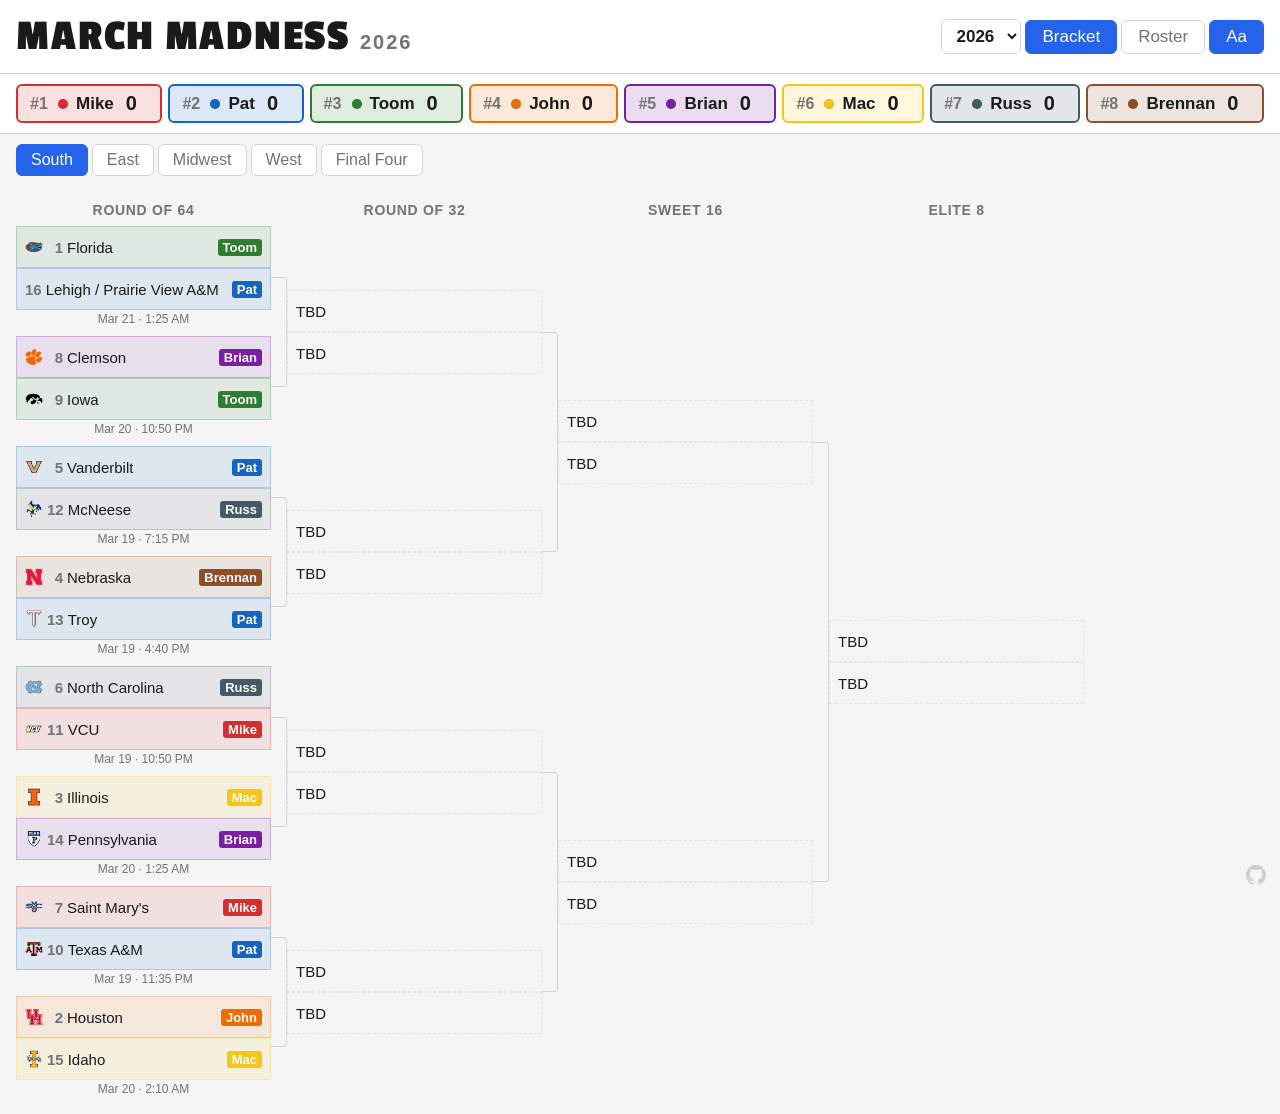
<file: index.html>
<!DOCTYPE html>
<html lang="en" class="zoomed">
<head>
  <meta charset="utf-8">
  <meta name="viewport" content="width=device-width, initial-scale=1">
  <meta http-equiv="Cache-Control" content="no-cache, no-store, must-revalidate">
  <meta http-equiv="Pragma" content="no-cache">
  <meta http-equiv="Expires" content="0">
  <title>March Madness</title>
  <script>if (localStorage.getItem('zoom') === '0') document.documentElement.classList.remove('zoomed');</script>
  <link rel="preconnect" href="https://fonts.googleapis.com">
  <link rel="preconnect" href="https://fonts.gstatic.com" crossorigin>
  <link rel="stylesheet" href="https://fonts.googleapis.com/css2?family=Passion+One:wght@700&display=swap">
  <link rel="stylesheet" href="css/style.css?v=__CACHE_BUST__">
</head>
<body>
  <header>
    <div class="title-block">
      <h1 class="title-text">March Madness</h1>
      <span id="title-year" class="title-year"></span>
    </div>
    <nav id="main-nav">
      <select id="year-select" title="Select year"></select>
      <button class="tab active" data-tab="bracket">Bracket</button>
      <button class="tab" data-tab="roster">Roster</button>
      <button id="zoom-toggle" class="tab" title="Toggle text size" onclick="(function(){var z=document.documentElement.classList.toggle('zoomed');localStorage.setItem('zoom',z?'1':'0');})()">Aa</button>
    </nav>
  </header>

  <div id="leaderboard"></div>

  <main>
    <section id="bracket-view">
      <div id="region-tabs"></div>
      <div id="bracket-container"></div>
    </section>

    <section id="roster-view" class="hidden"></section>
  </main>

  <div id="score-modal" class="modal hidden">
    <div class="modal-backdrop"></div>
    <div class="modal-content">
      <button class="modal-close">&times;</button>
      <div id="score-breakdown"></div>
    </div>
  </div>

  <a href="https://github.com/brennanpowers/march-madness" class="github-link" target="_blank" rel="noopener" title="View on GitHub">
    <svg width="20" height="20" viewBox="0 0 16 16" fill="currentColor"><path d="M8 0C3.58 0 0 3.58 0 8c0 3.54 2.29 6.53 5.47 7.59.4.07.55-.17.55-.38 0-.19-.01-.82-.01-1.49-2.01.37-2.53-.49-2.69-.94-.09-.23-.48-.94-.82-1.13-.28-.15-.68-.52-.01-.53.63-.01 1.08.58 1.23.82.72 1.21 1.87.87 2.33.66.07-.52.28-.87.51-1.07-1.78-.2-3.64-.89-3.64-3.95 0-.87.31-1.59.82-2.15-.08-.2-.36-1.02.08-2.12 0 0 .67-.21 2.2.82.64-.18 1.32-.27 2-.27s1.36.09 2 .27c1.53-1.04 2.2-.82 2.2-.82.44 1.1.16 1.92.08 2.12.51.56.82 1.27.82 2.15 0 3.07-1.87 3.75-3.65 3.95.29.25.54.73.54 1.48 0 1.07-.01 1.93-.01 2.2 0 .21.15.46.55.38A8.01 8.01 0 0 0 16 8c0-4.42-3.58-8-8-8z"/></svg>
  </a>

  <script src="js/espn.js?v=__CACHE_BUST__"></script>
  <script src="js/app.js?v=__CACHE_BUST__"></script>
  <script src="js/bracket.js?v=__CACHE_BUST__"></script>
  <script src="js/roster.js?v=__CACHE_BUST__"></script>
</body>
</html>
</file>
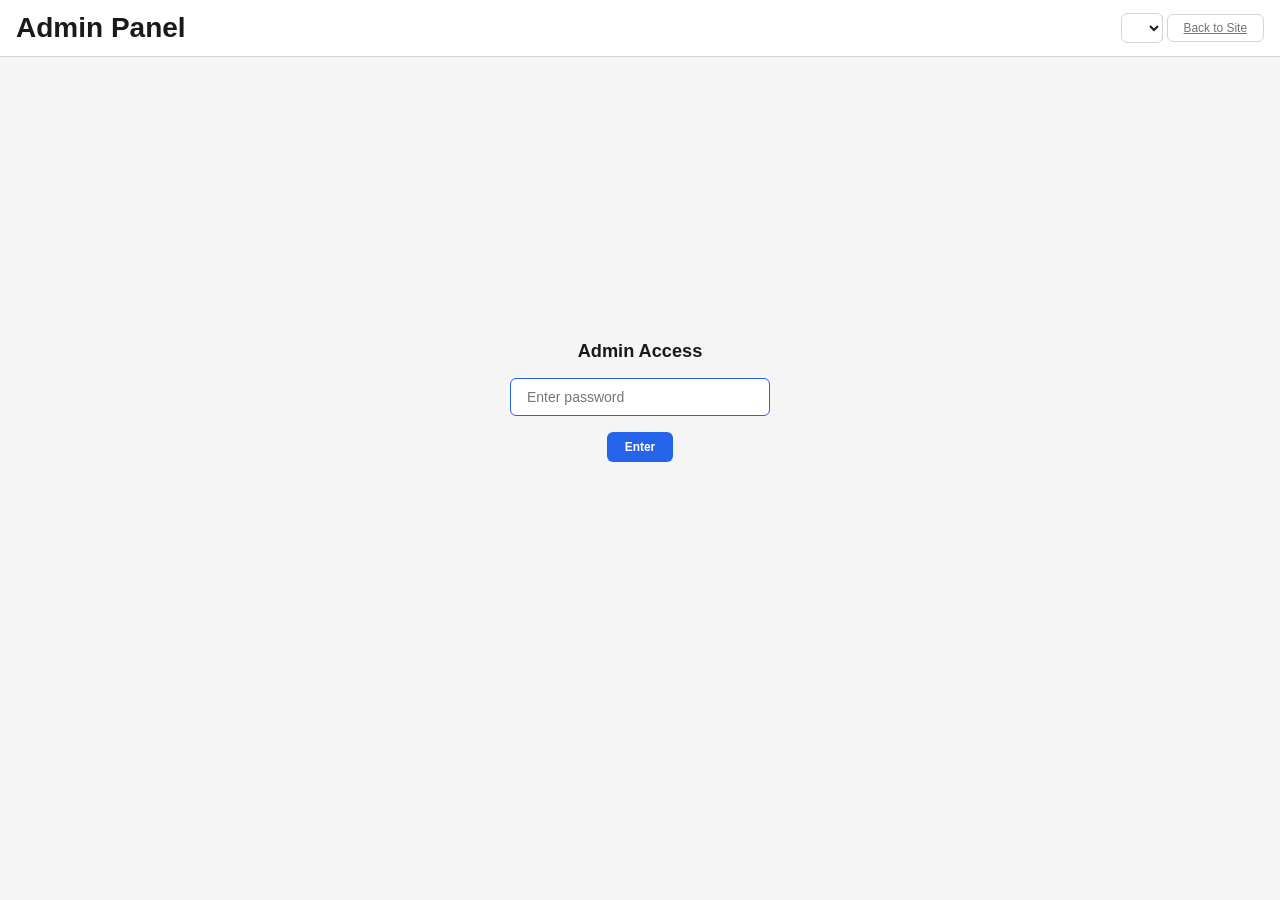
<file: admin.html>
<!DOCTYPE html>
<html lang="en">
<head>
  <meta charset="utf-8">
  <meta name="viewport" content="width=device-width, initial-scale=1">
  <meta http-equiv="Cache-Control" content="no-cache, no-store, must-revalidate">
  <meta http-equiv="Pragma" content="no-cache">
  <meta http-equiv="Expires" content="0">
  <title>Admin - March Madness</title>
  <link rel="stylesheet" href="css/style.css?v=__CACHE_BUST__">
  <style>
    /* ── Admin-Specific Styles ── */
    body { padding-bottom: 60px; }

    #auth-gate {
      display: flex;
      align-items: center;
      justify-content: center;
      min-height: 80vh;
      flex-direction: column;
      gap: 16px;
    }
    #auth-gate h2 { font-size: 1.3rem; }
    #auth-gate input {
      background: var(--surface);
      border: 1px solid var(--border);
      color: var(--text);
      padding: 10px 16px;
      border-radius: 6px;
      font-size: 1rem;
      width: 260px;
    }
    #auth-gate input:focus { outline: none; border-color: var(--accent); }
    #auth-gate .error { color: var(--lose); font-size: 0.85rem; min-height: 1.2em; }

    .admin-btn {
      background: var(--accent);
      color: #fff;
      border: none;
      border-radius: 6px;
      padding: 8px 18px;
      font-size: 0.85rem;
      font-weight: 600;
      cursor: pointer;
      transition: opacity 0.15s;
    }
    .admin-btn:hover { opacity: 0.85; }
    .admin-btn.secondary {
      background: var(--surface);
      border: 1px solid var(--border);
      color: var(--text);
    }
    .admin-btn.secondary:hover { border-color: var(--text-dim); }

    #admin-app { display: none; }

    .admin-section {
      background: var(--surface);
      border: 1px solid var(--border);
      border-radius: 8px;
      margin: 16px;
      overflow: hidden;
    }
    .admin-section-header {
      display: flex;
      align-items: center;
      justify-content: space-between;
      padding: 12px 16px;
      border-bottom: 1px solid var(--border);
      cursor: pointer;
      user-select: none;
    }
    .admin-section-header:hover { background: rgba(255,255,255,0.03); }
    .admin-section-header h2 {
      font-size: 1rem;
      font-weight: 600;
    }
    .admin-section-header .toggle-icon {
      color: var(--text-dim);
      font-size: 0.85rem;
      transition: transform 0.2s;
    }
    .admin-section-header.collapsed .toggle-icon {
      transform: rotate(-90deg);
    }
    .admin-section-body {
      padding: 16px;
    }
    .admin-section-body.collapsed {
      display: none;
    }

    /* Player Editor */
    .player-grid {
      display: grid;
      grid-template-columns: repeat(auto-fill, minmax(340px, 1fr));
      gap: 10px;
    }

    /* Draft Roster */
    .draft-stats {
      display: flex;
      flex-wrap: wrap;
      gap: 8px;
      margin-bottom: 14px;
      padding: 10px 12px;
      background: var(--bg);
      border-radius: 6px;
      border: 1px solid var(--border);
    }
    .draft-stat {
      display: flex;
      align-items: center;
      gap: 6px;
      font-size: 0.8rem;
      font-weight: 600;
    }
    .draft-stat .pip {
      width: 10px;
      height: 10px;
      border-radius: 50%;
      flex-shrink: 0;
    }
    .draft-stat .count {
      color: var(--text-dim);
      font-weight: 400;
    }
    .draft-stat .count.full { color: var(--win); }
    .draft-stat .count.over { color: var(--lose); }

    .region-draft-section {
      margin-bottom: 16px;
    }
    .region-draft-section:last-child { margin-bottom: 0; }
    .region-draft-title {
      font-size: 0.9rem;
      font-weight: 700;
      margin-bottom: 8px;
      color: var(--accent);
    }

    .team-draft-grid {
      display: grid;
      grid-template-columns: repeat(auto-fill, minmax(340px, 1fr));
      gap: 6px;
    }
    .team-draft-row {
      display: flex;
      align-items: center;
      gap: 8px;
      padding: 6px 10px;
      background: var(--bg);
      border: 1px solid var(--border);
      border-radius: 6px;
      font-size: 0.8rem;
      transition: border-color 0.15s;
    }
    .team-draft-row img {
      width: 28px;
      height: 28px;
      object-fit: contain;
      flex-shrink: 0;
    }
    .team-draft-row .seed {
      font-weight: 700;
      color: var(--text-dim);
      min-width: 20px;
      text-align: right;
    }
    .team-draft-row .team-name {
      font-weight: 500;
      flex: 1;
      white-space: nowrap;
      overflow: hidden;
      text-overflow: ellipsis;
    }
    .team-draft-row select {
      background: var(--surface);
      border: 1px solid var(--border);
      color: var(--text);
      padding: 4px 8px;
      border-radius: 4px;
      font-size: 0.8rem;
      cursor: pointer;
      min-width: 120px;
    }
    .team-draft-row select:focus { outline: none; border-color: var(--accent); }

    /* Player team input / typeahead */
    .player-row-wrap {
      display: flex;
      flex-direction: column;
      gap: 4px;
      padding: 8px 12px;
      background: var(--bg);
      border: 1px solid var(--border);
      border-radius: 6px;
    }
    .player-row-top {
      display: flex;
      align-items: center;
      gap: 10px;
    }
    .player-row-top label {
      font-size: 0.75rem;
      color: var(--text-dim);
      min-width: 20px;
    }
    .player-row-top input[type="text"] {
      background: var(--surface);
      border: 1px solid var(--border);
      color: var(--text);
      padding: 6px 10px;
      border-radius: 4px;
      font-size: 0.85rem;
      min-width: 0;
      width: 120px;
    }
    .player-row-top input[type="text"]:focus { outline: none; border-color: var(--accent); }
    .player-row-top input[type="color"] {
      width: 36px;
      height: 30px;
      border: 1px solid var(--border);
      border-radius: 4px;
      cursor: pointer;
      background: none;
      padding: 2px;
    }
    .team-input-wrap {
      position: relative;
      flex: 1;
      min-width: 0;
    }
    .team-input-wrap input {
      width: 100%;
      background: var(--surface);
      border: 1px solid var(--border);
      color: var(--text);
      padding: 6px 10px;
      border-radius: 4px;
      font-size: 0.8rem;
    }
    .team-input-wrap input:focus { outline: none; border-color: var(--accent); }
    .team-input-wrap input::placeholder { color: var(--text-dim); }
    .typeahead-list {
      position: absolute;
      top: 100%;
      left: 0;
      right: 0;
      background: var(--surface);
      border: 1px solid var(--border);
      border-radius: 0 0 6px 6px;
      max-height: 180px;
      overflow-y: auto;
      z-index: 20;
      display: none;
      box-shadow: 0 4px 12px rgba(0,0,0,0.12);
    }
    .typeahead-list.open { display: block; }
    .typeahead-item {
      display: flex;
      align-items: center;
      gap: 6px;
      padding: 5px 10px;
      font-size: 0.8rem;
      cursor: pointer;
    }
    .typeahead-item:hover, .typeahead-item.active { background: rgba(0,0,0,0.05); }
    .typeahead-item img { width: 20px; height: 20px; object-fit: contain; }
    .typeahead-item .seed { font-weight: 700; color: var(--text-dim); min-width: 16px; text-align: right; }
    .player-teams-summary {
      font-size: 0.7rem;
      color: var(--text-dim);
      padding: 0 2px;
      line-height: 1.4;
      word-break: break-word;
    }
    .player-teams-summary span { white-space: nowrap; }
    .clear-player-btn {
      background: none;
      border: none;
      color: var(--text-dim);
      font-size: 1rem;
      cursor: pointer;
      padding: 2px 4px;
      line-height: 1;
      opacity: 0.4;
      transition: opacity 0.15s, color 0.15s;
    }
    .clear-player-btn:hover { opacity: 1; color: #d32f2f; }
    .clear-all-btn {
      background: none;
      border: 1px solid var(--border);
      color: var(--text-dim);
      font-size: 0.65rem;
      padding: 3px 8px;
      border-radius: 4px;
      cursor: pointer;
      opacity: 0.6;
      transition: opacity 0.15s, color 0.15s, border-color 0.15s;
    }
    .clear-all-btn:hover { opacity: 1; color: #d32f2f; border-color: #d32f2f; }

    /* Final Four Matchups */
    .ff-matchups-editor {
      display: flex;
      flex-wrap: wrap;
      gap: 16px;
    }
    .ff-matchup-pair {
      background: var(--bg);
      border: 1px solid var(--border);
      border-radius: 6px;
      padding: 12px 16px;
      flex: 1;
      min-width: 240px;
    }
    .ff-matchup-pair h3 {
      font-size: 0.8rem;
      color: var(--text-dim);
      margin-bottom: 10px;
      text-transform: uppercase;
    }
    .ff-matchup-pair select {
      background: var(--surface);
      border: 1px solid var(--border);
      color: var(--text);
      padding: 6px 10px;
      border-radius: 4px;
      font-size: 0.85rem;
      width: 100%;
      margin-bottom: 6px;
      cursor: pointer;
    }
    .ff-matchup-pair select:focus { outline: none; border-color: var(--accent); }
    .ff-vs {
      text-align: center;
      color: var(--text-dim);
      font-size: 0.75rem;
      font-weight: 700;
      padding: 2px 0;
    }

    /* Export */
    .export-area {
      display: flex;
      flex-direction: column;
      gap: 12px;
    }
    .export-area textarea {
      background: var(--bg);
      border: 1px solid var(--border);
      color: var(--text);
      font-family: 'SF Mono', 'Fira Code', 'Cascadia Code', monospace;
      font-size: 0.75rem;
      padding: 12px;
      border-radius: 6px;
      resize: vertical;
      min-height: 200px;
      max-height: 60vh;
    }
    .export-area textarea:focus { outline: none; border-color: var(--accent); }
    .export-buttons {
      display: flex;
      gap: 8px;
      flex-wrap: wrap;
    }

    /* Status bar */
    #status-bar {
      position: fixed;
      bottom: 0;
      left: 0;
      right: 0;
      background: var(--surface);
      border-top: 1px solid var(--border);
      padding: 10px 16px;
      display: flex;
      align-items: center;
      justify-content: space-between;
      z-index: 50;
    }
    #status-bar .status-text {
      font-size: 0.8rem;
      color: var(--text-dim);
    }
    #status-bar .status-text.success { color: #2e7d32; }
    #snapshot-select {
      background: var(--surface);
      border: 1px solid var(--border);
      color: var(--text);
      padding: 4px 8px;
      border-radius: 4px;
      font-size: 0.8rem;
      cursor: pointer;
      max-width: 180px;
    }

    @media (max-width: 600px) {
      .admin-section { margin: 10px; }
      .admin-section-body { padding: 12px; }
      .player-grid { grid-template-columns: 1fr; }
      .team-draft-grid { grid-template-columns: 1fr; }
      .first-four-grid { grid-template-columns: 1fr; }
    }
  </style>
</head>
<body>
  <header>
    <h1>Admin Panel</h1>
    <nav id="main-nav">
      <select id="year-select" title="Select year"></select>
      <a href="index.html" class="tab">Back to Site</a>
      <button class="tab" id="logout-btn" style="display:none;">Logout</button>
    </nav>
  </header>

  <!-- Auth Gate -->
  <div id="auth-gate">
    <h2>Admin Access</h2>
    <input type="password" id="password-input" placeholder="Enter password" autofocus>
    <button class="admin-btn" id="auth-submit">Enter</button>
    <div class="error" id="auth-error"></div>
  </div>

  <!-- Admin App (hidden until authed) -->
  <div id="admin-app">

    <!-- Players Section -->
    <div class="admin-section">
      <div class="admin-section-header" data-section="players">
        <h2>Players</h2>
        <div style="display:flex;align-items:center;gap:8px">
          <button class="clear-all-btn" id="clear-all-teams">Clear All Rosters</button>
          <span class="toggle-icon">&#9660;</span>
        </div>
      </div>
      <div class="admin-section-body" id="players-body">
        <div class="player-grid" id="player-grid"></div>
      </div>
    </div>

    <!-- Draft Roster Section -->
    <div class="admin-section">
      <div class="admin-section-header" data-section="draft">
        <h2>Draft Roster</h2>
        <span class="toggle-icon">&#9660;</span>
      </div>
      <div class="admin-section-body" id="draft-body">
        <div class="draft-stats" id="draft-stats"></div>
        <div id="draft-regions"></div>
      </div>
    </div>

    <!-- Final Four Matchups Section -->
    <div class="admin-section">
      <div class="admin-section-header" data-section="finalfour">
        <h2>Final Four Matchups</h2>
        <span class="toggle-icon">&#9660;</span>
      </div>
      <div class="admin-section-body" id="finalfour-body">
        <div class="ff-matchups-editor" id="ff-matchups-editor"></div>
      </div>
    </div>

    <!-- Export Section -->
    <div class="admin-section">
      <div class="admin-section-header" data-section="export">
        <h2>Export JSON</h2>
        <span class="toggle-icon">&#9660;</span>
      </div>
      <div class="admin-section-body" id="export-body">
        <div class="export-area">
          <div class="export-buttons">
            <button class="admin-btn" id="generate-btn">Generate JSON</button>
            <button class="admin-btn secondary" id="copy-btn" disabled>Copy to Clipboard</button>
            <button class="admin-btn secondary" id="download-btn" disabled>Download .json</button>
          </div>
          <textarea id="export-textarea" readonly placeholder="Click 'Generate JSON' to preview the output..."></textarea>
        </div>
      </div>
    </div>
  </div>

  <!-- Status Bar -->
  <div id="status-bar" style="display:none;">
    <span class="status-text" id="status-text">Ready</span>
    <div style="display:flex;gap:6px;align-items:center">
      <select id="snapshot-select" title="Load snapshot">
        <option value="">Snapshots...</option>
      </select>
      <button class="admin-btn secondary" id="save-snapshot-btn">Save Snapshot</button>
      <button class="admin-btn" id="generate-btn-bar">Generate JSON</button>
    </div>
  </div>

  <script>
    /* ── Utilities ── */

    function cacheBust(url) {
      const sep = url.includes('?') ? '&' : '?';
      return `${url}${sep}_=${Math.floor(Date.now() / 60000)}`;
    }

    /* ── Constants ── */
    const ADMIN_PASSWORD = 'marchmadness';
    const STORAGE_KEY = 'mm_admin_authed';
    const REGION_NAMES = ['South', 'East', 'Midwest', 'West'];

    let DATA = null;

    /* ── Auth ── */

    function checkAuth() {
      return localStorage.getItem(STORAGE_KEY) === 'true';
    }

    function authenticate(password) {
      if (password === ADMIN_PASSWORD) {
        localStorage.setItem(STORAGE_KEY, 'true');
        return true;
      }
      return false;
    }

    function logout() {
      localStorage.removeItem(STORAGE_KEY);
      location.reload();
    }

    function showApp() {
      document.getElementById('auth-gate').style.display = 'none';
      document.getElementById('admin-app').style.display = 'block';
      document.getElementById('status-bar').style.display = 'flex';
      document.getElementById('logout-btn').style.display = '';
      loadAndRender();
    }

    document.getElementById('auth-submit').addEventListener('click', function() {
      const pw = document.getElementById('password-input').value;
      if (authenticate(pw)) {
        showApp();
      } else {
        document.getElementById('auth-error').textContent = 'Incorrect password.';
      }
    });

    document.getElementById('password-input').addEventListener('keydown', function(e) {
      if (e.key === 'Enter') document.getElementById('auth-submit').click();
    });

    document.getElementById('logout-btn').addEventListener('click', logout);

    /* ── Data Loading ── */

    async function loadAndRender() {
      let years;
      try {
        const yResp = await fetch(cacheBust('data/years.json'));
        years = await yResp.json();
      } catch(e) { years = [2026]; }
      years.sort(function(a, b) { return b - a; });

      const paramYear = new URLSearchParams(window.location.search).get('year');
      const currentYear = paramYear ? parseInt(paramYear, 10) : new Date().getFullYear();

      const sel = document.getElementById('year-select');
      sel.innerHTML = years.map(function(y) {
        return '<option value="' + y + '"' + (y === currentYear ? ' selected' : '') + '>' + y + '</option>';
      }).join('');
      sel.addEventListener('change', function() {
        const url = new URL(window.location);
        url.searchParams.set('year', sel.value);
        window.location = url;
      });

      const resp = await fetch(cacheBust('data/' + currentYear + '.json'));
      DATA = await resp.json();
      renderAll();
    }

    function renderAll() {
      renderPlayers();
      renderDraft();
      renderFinalFourMatchups();
      clearExport();
      refreshSnapshotSelect();
    }

    /* ── Clear All Rosters ── */

    document.getElementById('clear-all-teams').addEventListener('click', function(e) {
      e.stopPropagation(); // don't toggle the section collapse
      if (!confirm('Clear ALL rosters for every player?')) return;
      for (const rn of Object.keys(DATA.regions)) {
        for (const t of DATA.regions[rn]) {
          t.owner = null;
        }
      }
      renderPlayers();
      renderDraft();
      setStatus('Cleared all rosters', true);
    });

    /* ── Section Collapse ── */

    document.querySelectorAll('.admin-section-header').forEach(function(header) {
      header.addEventListener('click', function() {
        const body = header.nextElementSibling;
        header.classList.toggle('collapsed');
        body.classList.toggle('collapsed');
      });
    });

    /* ── Players Editor with Typeahead ── */

    function getAllTeams() {
      const teams = [];
      for (const rn of Object.keys(DATA.regions)) {
        for (const t of DATA.regions[rn]) {
          teams.push({ name: t.name, seed: t.seed, region: rn, espnId: t.espnId, ref: t });
        }
      }
      return teams;
    }

    function getPlayerTeams(playerName) {
      const teams = [];
      for (const rn of Object.keys(DATA.regions)) {
        for (const t of DATA.regions[rn]) {
          if (t.owner === playerName) teams.push(t.name);
        }
      }
      return teams;
    }

    function renderPlayers() {
      const grid = document.getElementById('player-grid');
      grid.innerHTML = DATA.players.map(function(p, i) {
        const teams = getPlayerTeams(p.name);
        const summary = teams.length ? teams.join(', ') : '';
        const clearBtn = teams.length
          ? '<button class="clear-player-btn" data-idx="' + i + '" title="Clear all teams for ' + escapeAttr(p.name) + '">&times;</button>'
          : '';
        return '<div class="player-row-wrap">' +
          '<div class="player-row-top">' +
            '<label>' + (i + 1) + '</label>' +
            '<input type="color" value="' + p.color + '" data-idx="' + i + '" class="player-color">' +
            '<input type="text" value="' + escapeAttr(p.name) + '" data-idx="' + i + '" class="player-name" placeholder="Name" style="width:100px">' +
            '<div class="team-input-wrap">' +
              '<input type="text" class="team-search" data-idx="' + i + '" placeholder="Add team...">' +
              '<div class="typeahead-list" data-idx="' + i + '"></div>' +
            '</div>' +
            clearBtn +
          '</div>' +
          '<div class="player-teams-summary" data-idx="' + i + '">' + escapeHtml(summary) + '</div>' +
        '</div>';
      }).join('');

      // Name change
      grid.querySelectorAll('.player-name').forEach(function(input) {
        input.addEventListener('change', function(e) {
          const idx = +e.target.dataset.idx;
          const oldName = DATA.players[idx].name;
          const newName = e.target.value.trim() || ('Player ' + (idx + 1));
          DATA.players[idx].name = newName;
          e.target.value = newName;
          for (const rn of Object.keys(DATA.regions)) {
            for (const team of DATA.regions[rn]) {
              if (team.owner === oldName) team.owner = newName;
            }
          }
          renderDraft();
          renderPlayers();
        });
      });

      // Color change
      grid.querySelectorAll('.player-color').forEach(function(input) {
        input.addEventListener('input', function(e) {
          DATA.players[+e.target.dataset.idx].color = e.target.value;
          renderDraft();
        });
      });

      // Clear player teams
      grid.querySelectorAll('.clear-player-btn').forEach(function(btn) {
        btn.addEventListener('click', function(e) {
          const idx = +e.target.dataset.idx;
          const name = DATA.players[idx].name;
          if (!confirm('Clear all teams for ' + name + '?')) return;
          for (const rn of Object.keys(DATA.regions)) {
            for (const t of DATA.regions[rn]) {
              if (t.owner === name) t.owner = null;
            }
          }
          renderPlayers();
          renderDraft();
          setStatus('Cleared all teams for ' + name, true);
        });
      });

      // Typeahead
      grid.querySelectorAll('.team-search').forEach(function(input) {
        const idx = +input.dataset.idx;
        const list = grid.querySelector('.typeahead-list[data-idx="' + idx + '"]');
        let activeIndex = -1;

        input.addEventListener('input', function() {
          const query = input.value.toLowerCase().trim();
          if (!query) { list.classList.remove('open'); return; }
          const allTeams = getAllTeams();
          const matches = allTeams.filter(function(t) {
            return t.name.toLowerCase().includes(query) && !t.ref.owner;
          }).slice(0, 8);
          if (!matches.length) { list.classList.remove('open'); return; }
          activeIndex = -1;
          list.innerHTML = matches.map(function(t, mi) {
            const logo = t.espnId ? '<img src="img/logos/' + t.espnId + '.png" alt="">' : '';
            return '<div class="typeahead-item" data-team-name="' + escapeAttr(t.name) + '" data-region="' + escapeAttr(t.region) + '" data-seed="' + t.seed + '">' +
              logo + '<span class="seed">' + t.seed + '</span> ' + escapeHtml(t.name) +
              '<span style="color:var(--text-dim);font-size:0.7rem;margin-left:auto">' + t.region + '</span>' +
            '</div>';
          }).join('');
          list.classList.add('open');

          list.querySelectorAll('.typeahead-item').forEach(function(item) {
            item.addEventListener('mousedown', function(e) {
              e.preventDefault();
              assignTeam(idx, item.dataset.teamName, item.dataset.region, +item.dataset.seed);
              const refocused = document.querySelector('.team-search[data-idx="' + idx + '"]');
              if (refocused) refocused.focus();
            });
          });
        });

        input.addEventListener('keydown', function(e) {
          const items = list.querySelectorAll('.typeahead-item');
          if (!items.length) return;
          if (e.key === 'ArrowDown') {
            e.preventDefault();
            activeIndex = Math.min(activeIndex + 1, items.length - 1);
            items.forEach(function(it, i) { it.classList.toggle('active', i === activeIndex); });
          } else if (e.key === 'ArrowUp') {
            e.preventDefault();
            activeIndex = Math.max(activeIndex - 1, 0);
            items.forEach(function(it, i) { it.classList.toggle('active', i === activeIndex); });
          } else if (e.key === 'Enter') {
            e.preventDefault();
            const sel = activeIndex >= 0 ? items[activeIndex] : items[0];
            if (sel) {
              assignTeam(idx, sel.dataset.teamName, sel.dataset.region, +sel.dataset.seed);
              const refocused = document.querySelector('.team-search[data-idx="' + idx + '"]');
              if (refocused) refocused.focus();
            }
          } else if (e.key === 'Escape') {
            list.classList.remove('open');
          }
        });

        input.addEventListener('blur', function() {
          setTimeout(function() { list.classList.remove('open'); }, 150);
        });
      });
    }

    function assignTeam(playerIdx, teamName, regionName, seed) {
      const playerName = DATA.players[playerIdx].name;
      const team = DATA.regions[regionName].find(function(t) {
        return t.name === teamName && t.seed === seed;
      });
      if (team) {
        team.owner = playerName;
        renderPlayers();
        renderDraft();
        setStatus('Assigned ' + teamName + ' to ' + playerName, true);
      }
    }

    /* ── Draft Roster Editor ── */

    function getOwnerCounts() {
      const counts = {};
      DATA.players.forEach(function(p) { counts[p.name] = 0; });
      for (const rn of Object.keys(DATA.regions)) {
        for (const t of DATA.regions[rn]) {
          if (t.owner && counts[t.owner] !== undefined) {
            counts[t.owner]++;
          }
        }
      }
      return counts;
    }

    function getPlayerColor(name) {
      const p = DATA.players.find(function(pl) { return pl.name === name; });
      return p ? p.color : 'transparent';
    }

    function renderDraftStats() {
      const counts = getOwnerCounts();
      const container = document.getElementById('draft-stats');
      container.innerHTML = DATA.players.map(function(p) {
        const count = counts[p.name] || 0;
        let cls = 'count';
        if (count === 8) cls += ' full';
        else if (count > 8) cls += ' over';
        return '<div class="draft-stat">' +
          '<span class="pip" style="background:' + p.color + '"></span>' +
          '<span>' + escapeHtml(p.name) + '</span>' +
          '<span class="' + cls + '">' + count + '/8</span>' +
        '</div>';
      }).join('');
    }

    function renderDraft() {
      renderDraftStats();
      const container = document.getElementById('draft-regions');
      container.innerHTML = '';

      for (const regionName of REGION_NAMES) {
        const teams = DATA.regions[regionName];
        if (!teams) continue;

        const section = document.createElement('div');
        section.className = 'region-draft-section';

        const title = document.createElement('div');
        title.className = 'region-draft-title';
        title.textContent = regionName;
        section.appendChild(title);

        const grid = document.createElement('div');
        grid.className = 'team-draft-grid';

        const sorted = teams.slice().sort(function(a, b) { return a.seed - b.seed; });

        for (const team of sorted) {
          const row = document.createElement('div');
          row.className = 'team-draft-row';
          if (team.owner) {
            row.style.borderColor = getPlayerColor(team.owner);
            row.style.borderLeftWidth = '3px';
          }

          const logoSrc = team.espnId
            ? 'img/logos/' + team.espnId + '.png'
            : '';

          const options = DATA.players.map(function(p) {
            return '<option value="' + escapeAttr(p.name) + '" ' + (team.owner === p.name ? 'selected' : '') + '>' + escapeHtml(p.name) + '</option>';
          }).join('');

          row.innerHTML =
            (logoSrc ? '<img src="' + logoSrc + '" alt="">' : '<div style="width:28px;height:28px;"></div>') +
            '<span class="seed">' + team.seed + '</span>' +
            '<span class="team-name">' + escapeHtml(team.name) + '</span>' +
            '<select data-region="' + escapeAttr(regionName) + '" data-seed="' + team.seed + '" data-first-four="' + team.firstFour + '">' +
              '<option value="">Unassigned</option>' +
              options +
            '</select>';

          grid.appendChild(row);
        }

        section.appendChild(grid);
        container.appendChild(section);
      }

      // Bind select changes
      container.querySelectorAll('select').forEach(function(sel) {
        sel.addEventListener('change', function(e) {
          const region = e.target.dataset.region;
          const seed = +e.target.dataset.seed;
          const isFirstFour = e.target.dataset.firstFour === 'true';
          const team = DATA.regions[region].find(function(t) {
            return t.seed === seed && t.firstFour === isFirstFour;
          });
          if (team) {
            team.owner = e.target.value || null;
            renderDraft();
            renderPlayers();
          }
        });
      });
    }

    /* ── Final Four Matchups Editor ── */

    function renderFinalFourMatchups() {
      const container = document.getElementById('ff-matchups-editor');
      container.innerHTML = DATA.finalFourMatchups.map(function(pair, i) {
        return '<div class="ff-matchup-pair">' +
          '<h3>Semifinal ' + (i + 1) + '</h3>' +
          '<select data-matchup="' + i + '" data-slot="0">' +
            REGION_NAMES.map(function(r) {
              return '<option value="' + r + '" ' + (pair[0] === r ? 'selected' : '') + '>' + r + '</option>';
            }).join('') +
          '</select>' +
          '<div class="ff-vs">vs</div>' +
          '<select data-matchup="' + i + '" data-slot="1">' +
            REGION_NAMES.map(function(r) {
              return '<option value="' + r + '" ' + (pair[1] === r ? 'selected' : '') + '>' + r + '</option>';
            }).join('') +
          '</select>' +
        '</div>';
      }).join('');

      container.querySelectorAll('select').forEach(function(sel) {
        sel.addEventListener('change', function(e) {
          const matchup = +e.target.dataset.matchup;
          const slot = +e.target.dataset.slot;
          DATA.finalFourMatchups[matchup][slot] = e.target.value;
        });
      });
    }

    /* ── Snapshots ── */

    function snapshotKey() {
      return 'mm_snapshots_' + (DATA ? DATA.year : '0');
    }

    function getSnapshots() {
      try {
        return JSON.parse(localStorage.getItem(snapshotKey())) || [];
      } catch(e) { return []; }
    }

    function saveSnapshots(snapshots) {
      localStorage.setItem(snapshotKey(), JSON.stringify(snapshots));
    }

    function refreshSnapshotSelect() {
      const sel = document.getElementById('snapshot-select');
      const snapshots = getSnapshots();
      sel.innerHTML = '<option value="">Snapshots (' + snapshots.length + ')...</option>' +
        snapshots.map(function(s, i) {
          return '<option value="' + i + '">' + escapeHtml(s.name) + '</option>';
        }).join('');
    }

    document.getElementById('save-snapshot-btn').addEventListener('click', function() {
      const name = prompt('Snapshot name:', 'Snapshot ' + new Date().toLocaleString());
      if (!name) return;
      const snapshots = getSnapshots();
      snapshots.push({
        name: name,
        date: new Date().toISOString(),
        data: JSON.parse(JSON.stringify(DATA)),
      });
      saveSnapshots(snapshots);
      refreshSnapshotSelect();
      setStatus('Saved snapshot: ' + name, true);
    });

    document.getElementById('snapshot-select').addEventListener('change', function(e) {
      const idx = e.target.value;
      if (idx === '') return;
      const snapshots = getSnapshots();
      const snap = snapshots[+idx];
      if (!snap) return;
      if (!confirm('Load snapshot "' + snap.name + '"? This will replace your current work.')) {
        e.target.value = '';
        return;
      }
      DATA = JSON.parse(JSON.stringify(snap.data));
      renderAll();
      e.target.value = '';
      setStatus('Loaded snapshot: ' + snap.name, true);
    });

    /* ── Export ── */

    function buildExportJSON() {
      return JSON.stringify(DATA, null, 2);
    }

    function clearExport() {
      document.getElementById('export-textarea').value = '';
      document.getElementById('copy-btn').disabled = true;
      document.getElementById('download-btn').disabled = true;
    }

    document.getElementById('generate-btn').addEventListener('click', generateExport);
    document.getElementById('generate-btn-bar').addEventListener('click', generateExport);

    function generateExport() {
      const json = buildExportJSON();
      const textarea = document.getElementById('export-textarea');
      textarea.value = json;
      document.getElementById('copy-btn').disabled = false;
      document.getElementById('download-btn').disabled = false;
      setStatus('JSON generated.', true);

      // Scroll export section into view
      document.getElementById('export-body').scrollIntoView({ behavior: 'smooth', block: 'center' });
    }

    document.getElementById('copy-btn').addEventListener('click', function() {
      const textarea = document.getElementById('export-textarea');
      navigator.clipboard.writeText(textarea.value).then(function() {
        setStatus('Copied to clipboard!', true);
      }).catch(function() {
        textarea.select();
        document.execCommand('copy');
        setStatus('Copied to clipboard!', true);
      });
    });

    document.getElementById('download-btn').addEventListener('click', function() {
      const json = document.getElementById('export-textarea').value;
      if (!json) return;
      const year = DATA.year || 2026;
      const blob = new Blob([json], { type: 'application/json' });
      const url = URL.createObjectURL(blob);
      const a = document.createElement('a');
      a.href = url;
      a.download = year + '.json';
      document.body.appendChild(a);
      a.click();
      document.body.removeChild(a);
      URL.revokeObjectURL(url);
      setStatus('Downloaded ' + year + '.json', true);
    });

    /* ── Status Bar ── */

    let statusTimeout = null;
    function setStatus(msg, success) {
      const el = document.getElementById('status-text');
      el.textContent = msg;
      el.className = 'status-text' + (success ? ' success' : '');
      if (statusTimeout) clearTimeout(statusTimeout);
      statusTimeout = setTimeout(function() {
        el.textContent = 'Ready';
        el.className = 'status-text';
      }, 3000);
    }

    /* ── Utilities ── */

    function escapeHtml(str) {
      if (!str) return '';
      return String(str).replace(/&/g, '&amp;').replace(/</g, '&lt;').replace(/>/g, '&gt;').replace(/"/g, '&quot;');
    }

    function escapeAttr(str) {
      if (!str) return '';
      return String(str).replace(/&/g, '&amp;').replace(/"/g, '&quot;').replace(/'/g, '&#39;');
    }

    /* ── Init ── */

    if (checkAuth()) {
      showApp();
    }
  </script>
</body>
</html>
</file>
<file: css/style.css>
/* ── Reset & Base ── */
*, *::before, *::after { box-sizing: border-box; margin: 0; padding: 0; }

:root {
  --bg: #f5f5f5;
  --surface: #ffffff;
  --border: #d4d4d4;
  --border-light: #e5e5e5;
  --text: #1a1a1a;
  --text-dim: #737373;
  --accent: #2563eb;
  --team-height: 30px;
}

html { font-size: 14px; }
html.zoomed { font-size: 20px; --team-height: 42px; }
body {
  font-family: -apple-system, BlinkMacSystemFont, "Segoe UI", Helvetica, Arial, sans-serif;
  background: var(--bg);
  color: var(--text);
  min-height: 100dvh;
}

/* ── Header ── */
header {
  display: flex;
  align-items: center;
  justify-content: space-between;
  padding: 12px 16px;
  background: var(--surface);
  border-bottom: 1px solid var(--border);
  flex-wrap: wrap;
  gap: 8px;
}
.title-block {
  display: flex;
  align-items: baseline;
  gap: 10px;
}
.title-text {
  font-family: 'Passion One', 'Impact', 'Arial Black', sans-serif;
  font-size: 2.2rem;
  font-weight: 700;
  text-transform: uppercase;
  letter-spacing: 0.04em;
  color: var(--text);
  white-space: nowrap;
}
.title-year {
  font-size: 1rem;
  font-weight: 700;
  color: var(--text-dim);
  letter-spacing: 0.1em;
}
#main-nav { display: flex; gap: 4px; align-items: center; }
#year-select {
  background: var(--surface);
  color: var(--text);
  border: 1px solid var(--border);
  border-radius: 6px;
  padding: 6px 10px;
  font-size: 0.85rem;
  font-weight: 600;
  cursor: pointer;
  appearance: auto;
}
.tab {
  background: transparent;
  color: var(--text-dim);
  border: 1px solid var(--border);
  border-radius: 6px;
  padding: 6px 16px;
  cursor: pointer;
  font-size: 0.85rem;
  font-weight: 500;
  transition: all 0.15s;
}
.tab:hover { color: var(--text); border-color: var(--text-dim); }
.tab.active {
  background: var(--accent);
  color: #fff;
  border-color: var(--accent);
}

/* ── Leaderboard ── */
#leaderboard {
  display: flex;
  flex-wrap: wrap;
  gap: 6px;
  padding: 10px 16px;
  background: var(--surface);
  border-bottom: 1px solid var(--border);
}
.lb-card {
  flex: 1 1 auto;
  min-width: 0;
  display: flex;
  align-items: center;
  gap: 8px;
  padding: 6px 12px;
  border-radius: 6px;
  background: var(--bg);
  border: 1px solid var(--border);
  cursor: pointer;
  transition: border-color 0.15s, box-shadow 0.15s;
  white-space: nowrap;
}
.lb-card:hover { border-color: var(--accent); box-shadow: 0 1px 4px rgba(0,0,0,0.08); }
.lb-rank {
  font-weight: 700;
  font-size: 0.8rem;
  color: var(--text-dim);
  min-width: 20px;
}
.lb-name { font-weight: 600; font-size: 0.85rem; }
.lb-score {
  font-weight: 700;
  font-size: 1rem;
  margin-left: 4px;
}
.lb-pip {
  width: 10px;
  height: 10px;
  border-radius: 50%;
  flex-shrink: 0;
  border: 1px solid rgba(0,0,0,0.1);
}

/* ── Region Tabs ── */
#region-tabs {
  display: flex;
  gap: 4px;
  padding: 10px 16px;
  overflow-x: auto;
}
.region-tab {
  flex-shrink: 0;
  background: var(--surface);
  color: var(--text-dim);
  border: 1px solid var(--border);
  border-radius: 6px;
  padding: 6px 14px;
  cursor: pointer;
  font-size: 0.8rem;
  font-weight: 500;
  transition: all 0.15s;
}
.region-tab:hover { color: var(--text); border-color: var(--text-dim); }
.region-tab.active {
  background: var(--accent);
  color: #fff;
  border-color: var(--accent);
}

/* ── Bracket Layout ── */
#bracket-container {
  padding: 12px 16px;
  overflow-x: auto;
}
.bracket-region {
  display: flex;
  gap: 0;
  min-height: 540px;
}
html.zoomed .round { min-width: 255px; }

.round {
  display: flex;
  flex-direction: column;
  justify-content: space-around;
  min-width: 180px;
  flex-shrink: 0;
  position: relative;
}
.round-label {
  text-align: center;
  font-size: 0.7rem;
  font-weight: 600;
  color: var(--text-dim);
  text-transform: uppercase;
  letter-spacing: 0.05em;
  padding-bottom: 6px;
  position: absolute;
  top: -20px;
  left: 0;
  right: 0;
}

/* ── Matchup & Teams ── */
.matchup {
  position: relative;
  display: flex;
  flex-direction: column;
  margin: 4px 0;
}
.matchup-time {
  font-size: 0.6rem;
  color: var(--text-dim);
  text-align: center;
  padding: 2px 0;
  white-space: nowrap;
}
.team-slot {
  display: flex;
  align-items: center;
  gap: 4px;
  height: var(--team-height);
  padding: 0 8px;
  font-size: 0.75rem;
  border: 1px solid var(--border);
  background: var(--surface);
  white-space: nowrap;
  overflow: hidden;
  transition: opacity 0.15s;
}
.team-slot.winner {
  font-weight: 600;
}
.team-slot.loser {
  opacity: 0.5;
}
.team-slot.empty {
  border-style: dashed;
  border-color: var(--border-light);
  background: var(--bg);
}
.team-logo {
  width: 18px;
  height: 18px;
  object-fit: contain;
  flex-shrink: 0;
}
.seed {
  font-weight: 700;
  color: var(--text-dim);
  min-width: 16px;
  text-align: right;
}
.team-name {
  font-weight: 500;
  overflow: hidden;
  text-overflow: ellipsis;
  margin-right: auto;
}
.owner-tag {
  font-size: 0.65rem;
  font-weight: 700;
  padding: 1px 5px;
  border-radius: 3px;
  flex-shrink: 0;
}

/* ── Scores & Live ── */
.team-score {
  margin-left: auto;
  font-weight: 700;
  font-size: 0.8rem;
  min-width: 20px;
  text-align: right;
  flex-shrink: 0;
}
.team-score.live {
  color: #d32f2f;
}
.matchup.live {
  position: relative;
  border: 2px solid #d32f2f;
  border-radius: 4px;
  box-shadow: 0 0 8px rgba(211, 47, 47, 0.45);
  animation: live-glow 2s ease-in-out infinite;
  padding-left: 16px;
}
.matchup.live > .team-slot {
  border-left: none;
  border-right: none;
}
.matchup.live > .team-slot:first-child {
  border-top: none;
}
.matchup.live > .team-slot:last-of-type {
  border-bottom: none;
}
.matchup.live::before {
  content: 'LIVE';
  position: absolute;
  left: 0;
  top: 0;
  bottom: 0;
  width: 16px;
  background: #d32f2f;
  color: #fff;
  font-size: 0.5rem;
  font-weight: 800;
  letter-spacing: 0.05em;
  writing-mode: vertical-lr;
  text-orientation: mixed;
  display: flex;
  align-items: center;
  justify-content: center;
  border-radius: 2px 0 0 2px;
}
.team-slot.live {
  border-color: #d32f2f;
}
.matchup-time.live {
  color: #d32f2f;
  font-weight: 700;
}
@keyframes live-glow {
  0%, 100% { box-shadow: 0 0 8px rgba(211, 47, 47, 0.45); }
  50% { box-shadow: 0 0 16px rgba(211, 47, 47, 0.7); }
}

/* ── Roster Live ── */
.roster-team.live {
  background: rgba(211, 47, 47, 0.06);
}
.roster-live {
  font-size: 0.65rem;
  font-weight: 700;
  color: #fff;
  background: #d32f2f;
  padding: 1px 5px;
  border-radius: 3px;
  flex-shrink: 0;
  animation: live-pulse 2s ease-in-out infinite;
}
.roster-score-final {
  font-size: 0.75rem;
  font-weight: 600;
  color: var(--text-dim);
  flex-shrink: 0;
}

/* ── Bracket Connectors ── */
.connector-col {
  display: flex;
  flex-direction: column;
  justify-content: space-around;
  width: 16px;
  flex-shrink: 0;
}
.connector {
  position: relative;
  flex: 1;
  display: flex;
  align-items: center;
}
.connector::before {
  content: '';
  position: absolute;
  right: 0;
  top: 25%;
  bottom: 25%;
  width: 100%;
  border: 1px solid var(--border);
  border-left: none;
  border-radius: 0 4px 4px 0;
}

/* ── Final Four ── */
.final-four {
  display: flex;
  align-items: center;
  justify-content: center;
  gap: 0;
  padding: 30px 16px;
  min-height: 400px;
}
.ff-col {
  display: flex;
  flex-direction: column;
  align-items: center;
  justify-content: center;
}
.ff-center {
  gap: 16px;
}
.ff-connector {
  width: 24px;
  height: 60px;
  flex-shrink: 0;
  position: relative;
}
.ff-connector::before {
  content: '';
  position: absolute;
  top: 0;
  bottom: 0;
  width: 100%;
  border: 1px solid var(--border);
  border-radius: 4px;
}
.ff-label {
  font-size: 0.7rem;
  font-weight: 600;
  color: var(--text-dim);
  text-transform: uppercase;
  margin-bottom: 4px;
}
.championship-label {
  font-size: 0.8rem;
  font-weight: 700;
  color: var(--accent);
  text-transform: uppercase;
  margin-bottom: 4px;
}
.final-four .team-slot { min-width: 200px; }

/* ── Champion Display ── */
.champion-display {
  display: flex;
  flex-direction: column;
  align-items: center;
  gap: 6px;
  padding: 16px 24px;
  border: 2px solid var(--border);
  border-radius: 10px;
  background: var(--surface);
  text-align: center;
}
.champion-trophy {
  font-size: 2rem;
  line-height: 1;
}
.champion-logo {
  width: 48px;
  height: 48px;
  object-fit: contain;
}
.champion-name {
  font-family: 'Passion One', 'Impact', 'Arial Black', sans-serif;
  font-size: 1.4rem;
  font-weight: 700;
  text-transform: uppercase;
  letter-spacing: 0.03em;
}
.champion-seed {
  font-size: 0.8rem;
  font-weight: 600;
  color: var(--text-dim);
}
.champion-owner {
  font-size: 0.7rem;
  font-weight: 700;
  padding: 2px 10px;
  border-radius: 4px;
}

/* ── Roster View ── */
#roster-view {
  padding: 16px;
  display: grid;
  grid-template-columns: repeat(auto-fill, minmax(280px, 1fr));
  gap: 12px;
}
.roster-card {
  background: var(--surface);
  border: 1px solid var(--border);
  border-radius: 8px;
  overflow: hidden;
  box-shadow: 0 1px 3px rgba(0,0,0,0.06);
}
.roster-header {
  display: flex;
  align-items: center;
  justify-content: space-between;
  padding: 10px 12px;
  cursor: pointer;
  border-bottom: 1px solid var(--border-light);
}
.roster-header:hover { background: rgba(0,0,0,0.02); }
.roster-player-name {
  font-weight: 700;
  font-size: 1rem;
}
.roster-score {
  font-weight: 700;
  font-size: 1.1rem;
  color: var(--accent);
}
.roster-teams {
  list-style: none;
  padding: 4px 0;
}
.roster-team {
  display: flex;
  align-items: center;
  gap: 6px;
  padding: 4px 12px;
  font-size: 0.8rem;
}
.roster-team.eliminated {
  opacity: 0.5;
  text-decoration: line-through;
}
.roster-team.active { font-weight: 600; }
.roster-team .seed {
  min-width: 20px;
  text-align: right;
}
.roster-team-info {
  display: flex;
  flex-direction: column;
}
.roster-team .region-badge {
  font-size: 0.65rem;
  color: var(--text-dim);
  margin-left: auto;
}

/* ── Score Modal ── */
.modal { position: fixed; inset: 0; z-index: 100; display: flex; align-items: center; justify-content: center; }
.modal.hidden { display: none; }
.modal-backdrop { position: absolute; inset: 0; background: rgba(0,0,0,0.4); }
.modal-content {
  position: relative;
  background: var(--surface);
  border: 1px solid var(--border);
  border-radius: 10px;
  padding: 20px;
  max-width: 560px;
  width: 90%;
  max-height: 80dvh;
  overflow-y: auto;
  box-shadow: 0 8px 30px rgba(0,0,0,0.12);
}
.modal-close {
  position: absolute;
  top: 8px;
  right: 12px;
  background: none;
  border: none;
  color: var(--text-dim);
  font-size: 1.4rem;
  cursor: pointer;
}
.modal-close:hover { color: var(--text); }
#score-breakdown h3 {
  font-size: 1rem;
  margin-bottom: 12px;
}
.breakdown-table {
  width: 100%;
  border-collapse: collapse;
  font-size: 0.8rem;
}
.breakdown-table th,
.breakdown-table td {
  padding: 4px 8px;
  text-align: left;
  border-bottom: 1px solid var(--border-light);
}
.breakdown-table th {
  color: var(--text-dim);
  font-weight: 600;
  white-space: nowrap;
}
.breakdown-table .round-pts {
  text-align: center;
  min-width: 30px;
}
.breakdown-table .pts-total {
  text-align: center;
  font-weight: 700;
}
.breakdown-total {
  font-weight: 700;
  font-size: 0.9rem;
  text-align: right;
  padding-top: 8px;
  color: var(--accent);
}
.team-game-status {
  font-style: italic;
  font-size: 0.7rem;
  color: var(--text-dim);
  font-weight: 400;
}
.team-game-status.live {
  color: var(--accent);
}

/* ── Zoom Toggle ── */
html.zoomed #zoom-toggle { background: var(--accent); color: #fff; border-color: var(--accent); }

/* ── GitHub Link ── */
.github-link {
  position: fixed;
  bottom: 10px;
  right: 14px;
  color: var(--text-dim);
  opacity: 0.3;
  transition: opacity 0.15s;
}
.github-link:hover { opacity: 0.8; }

/* ── Utilities ── */
.hidden { display: none !important; }

/* ── Responsive ── */
@media (max-width: 600px) {
  header { padding: 8px 12px; }
  .title-text { font-size: 1.2rem; }
  .title-year { font-size: 0.8rem; }
  .tab { padding: 5px 10px; font-size: 0.8rem; }
  #leaderboard { padding: 8px 12px; display: grid; grid-template-columns: 1fr 1fr; }
  .lb-card { padding: 4px 8px; gap: 5px; }
  .lb-name { font-size: 0.75rem; }
  .lb-score { font-size: 0.85rem; }
  #region-tabs { padding: 8px 12px; }
  #bracket-container { padding: 8px 12px; }
  .round { min-width: 150px; }
  html.zoomed .round { min-width: 210px; }
  .final-four {
    flex-direction: column;
    gap: 16px;
    padding: 16px 12px;
    min-height: auto;
  }
  .ff-connector { display: none; }
  .champion-logo { width: 36px; height: 36px; }
  .champion-name { font-size: 1.1rem; }
  .team-slot { font-size: 0.7rem; padding: 0 6px; }
  #roster-view {
    grid-template-columns: 1fr;
    padding: 12px;
  }
}
</file>
